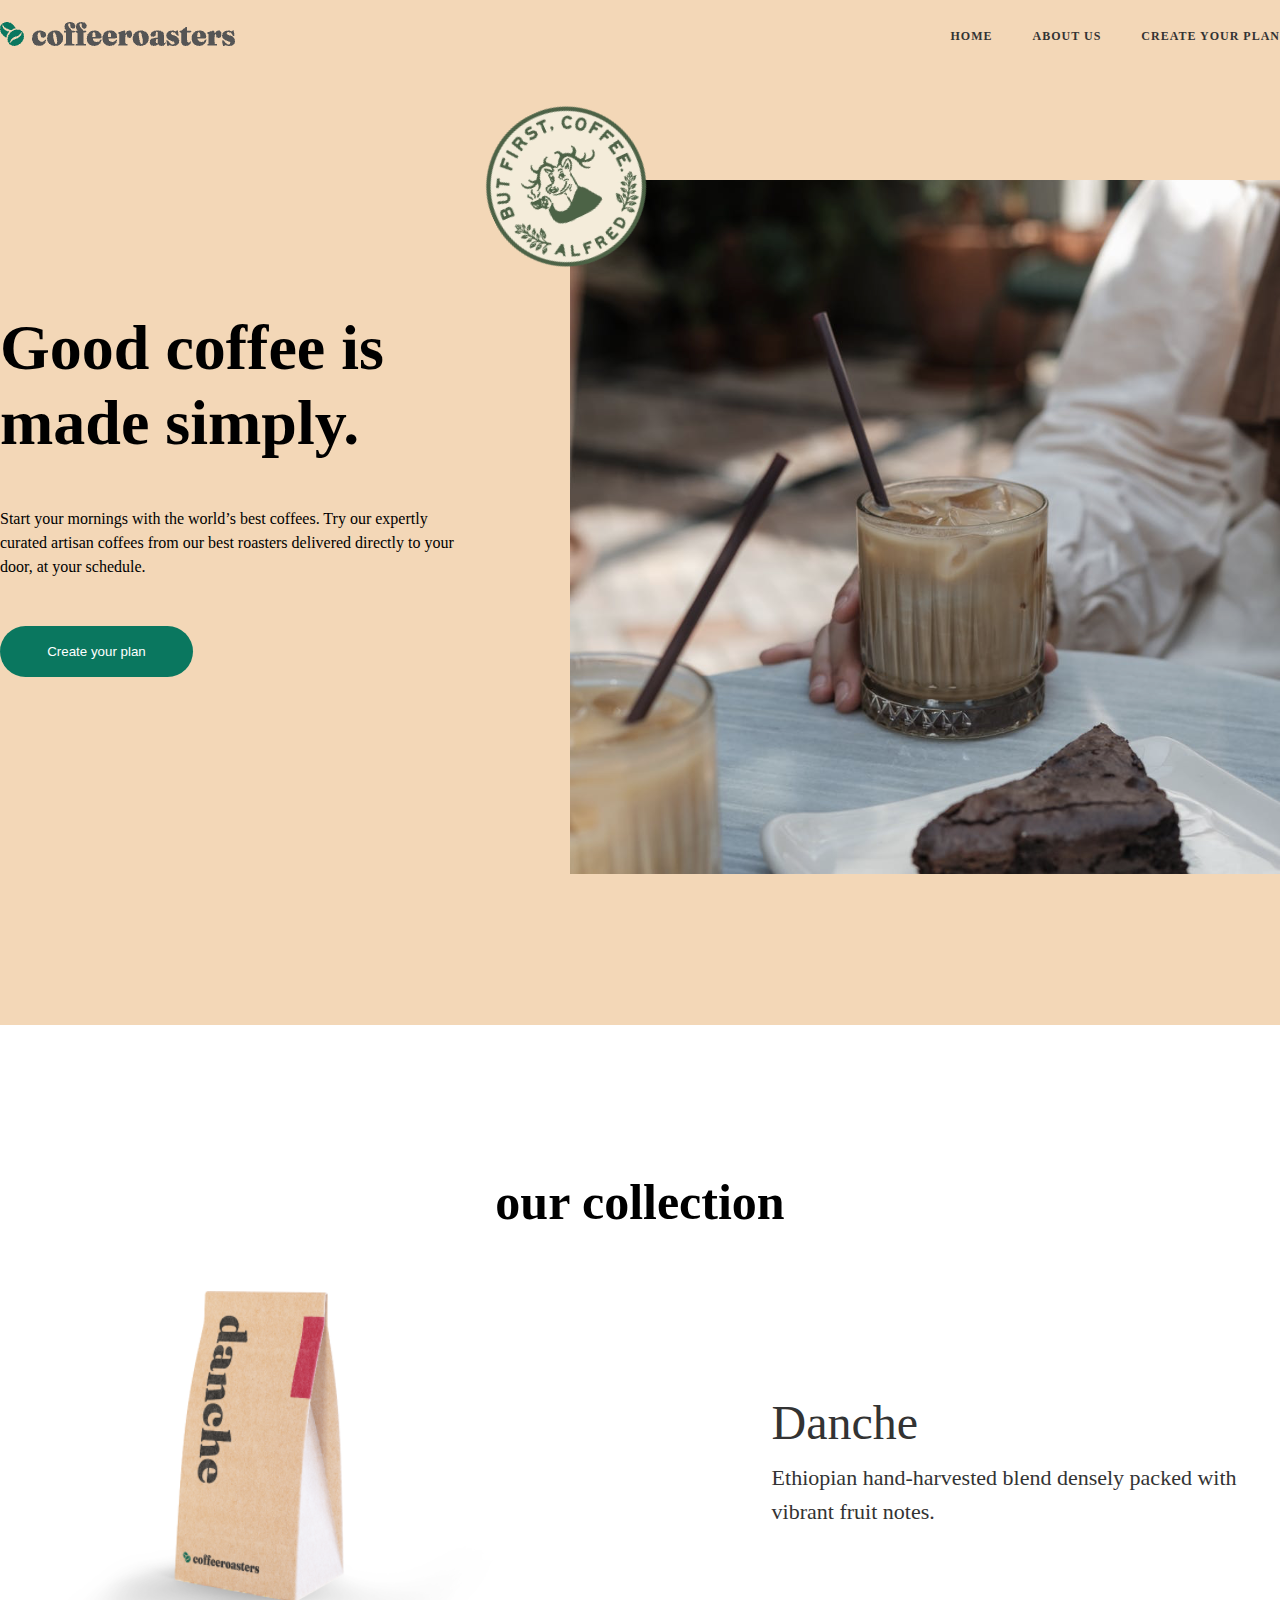
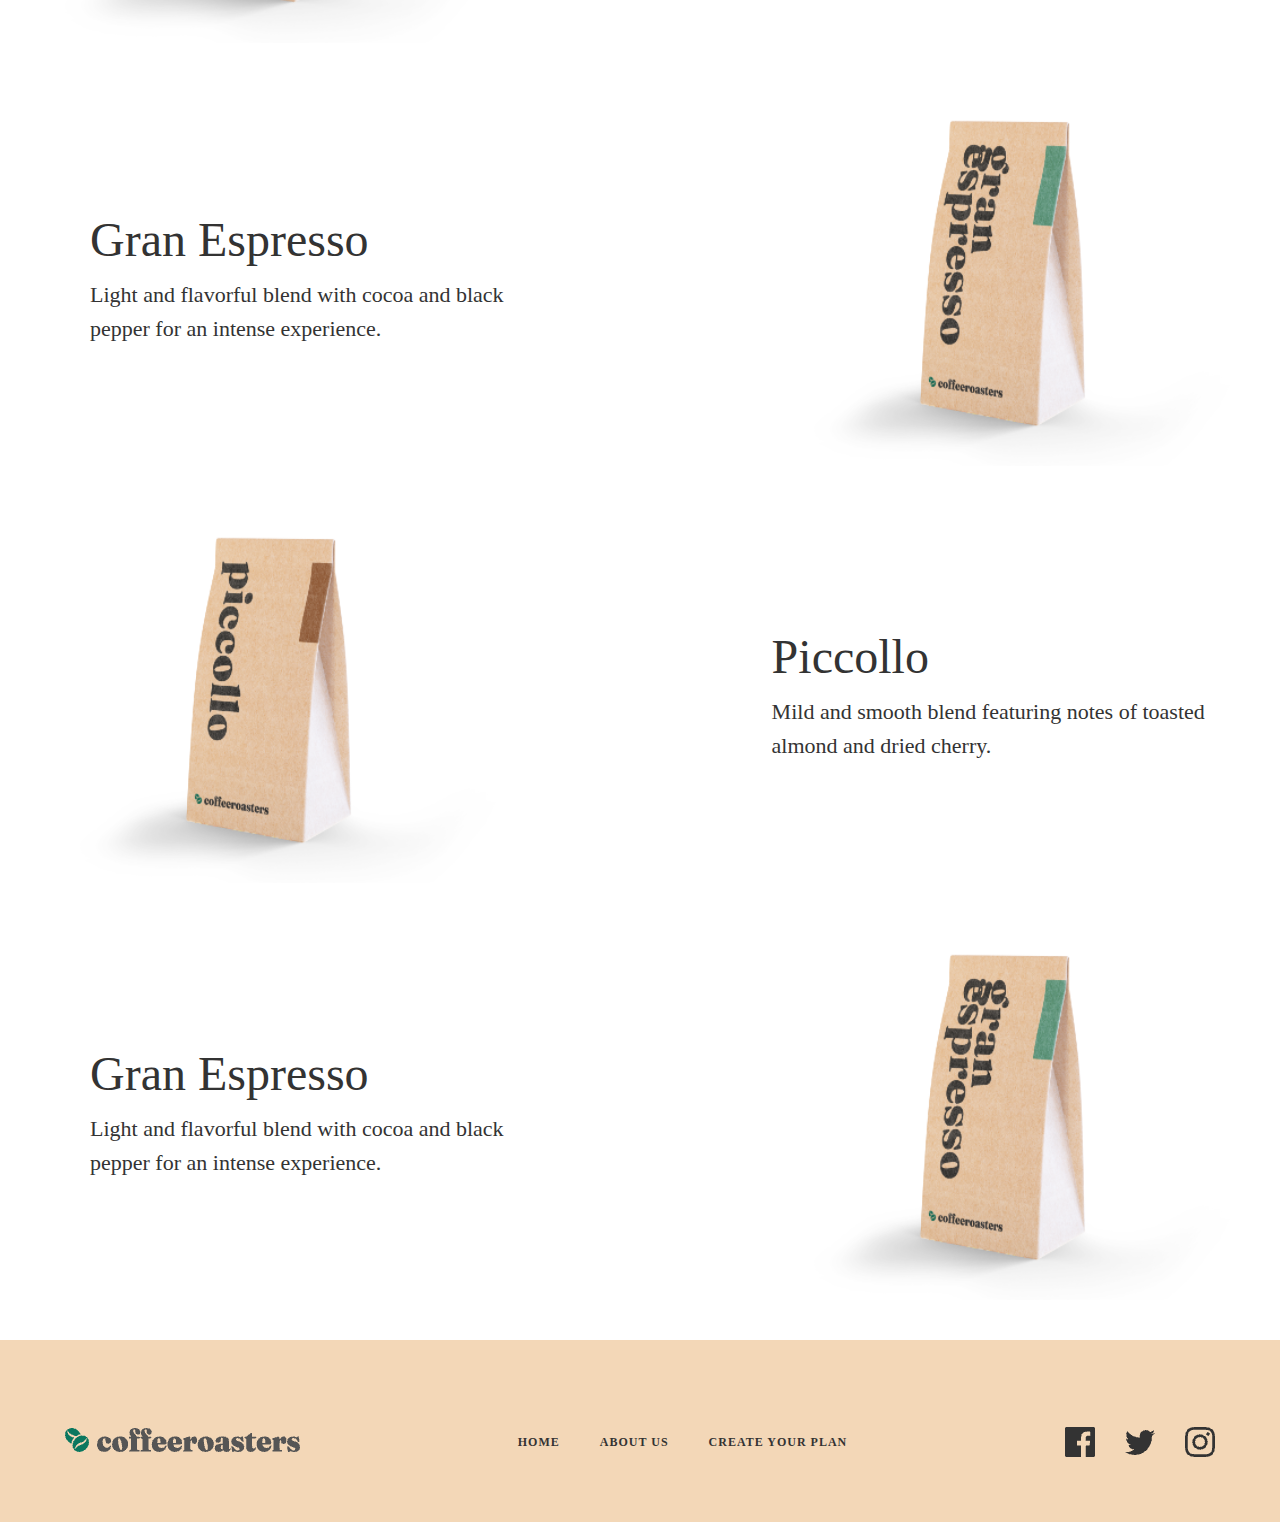
<file: index.html>
<!DOCTYPE html>
<html lang="en">
<head>
    <meta charset="UTF-8">
    <meta name="viewport" content="width=device-width, initial-scale=1.0">
    <title>Document</title>
    <link rel="stylesheet" href="./main.css">
</head>
<body>
   <div class="div">
    <header class="header">
        <div class="container">
            <nav class="nav">
                <a href="./index.html">
                    <img src="./Group 3614.png" alt="">
                </a>
                <ul class="ul_header">
                    <li class="li_header">
                        <a href="./index.html" class="a_header">HOME</a>
                    </li>
                    <li class="li_header">
                        <a href="./about.html" class="a_header">ABOUT US</a>
                    </li>
                    <li class="li_header">
                        <a href="" class="a_header">Create your plan</a>
                    </li>
                </ul>
            </nav>
        </div>
    </header>


    <main class="main">
        <section class="section">
            <div class="container">
                <div class="div_main">
                    <div class="ota_main">
                        <div class="bola_main">
                            <h2 class="h2">Good coffee 
                                is made simply.</h2>
                                <p class="p_main">Start your mornings with the world’s best coffees. Try our expertly curated artisan coffees from our best roasters delivered directly to your door, at your schedule.</p>
                                <button class="button">Create your plan</button>
                        </div>
                        <div class="bola_main1">
                            <img class="img_main1" src="./Rectangle 679.png" alt="">
                            <img class="img_main" src="./image 40.png" alt="">
                        </div>
                    </div>


                    <div class="ota_main1">
                        <h2 class="h2_main">our collection</h2>
                            <div class="bola_main2">
                                <img class="img_main2" src="./kopi4.png" alt="">
                                <div class="nevara_main">
                                    <h3 class="h3_main">Danche</h3>
                                    <p class="p_main1">Ethiopian hand-harvested blend densely packed with vibrant fruit notes.</p>
                                </div>
                            </div>
                            <div class="bola_main2">
                                <div class="nevara_main1">
                                    <h3 class="h3_main">Gran Espresso</h3>
                                    <p class="p_main1">Light and flavorful blend with cocoa and black pepper for an intense experience.</p>
                                </div>
                                <img class="img_main2" src="./kopi1 copy.png" alt="">
                                
                            </div>
                            <div class="bola_main2">
                                <img class="img_main2" src="./kopi3.png" alt="">
                                <div class="nevara_main">
                                    <h3 class="h3_main">Piccollo</h3>
                                    <p class="p_main1">Mild and smooth blend featuring notes of toasted almond and dried cherry.</p>
                                </div>
                            </div>
                             <div class="bola_main2">
                                <div class="nevara_main1">
                                    <h3 class="h3_main">Gran Espresso</h3>
                                    <p class="p_main1">Light and flavorful blend with cocoa and black pepper for an intense experience.</p>
                                </div>
                                <img class="img_main2" src="./kopi1 copy.png" alt="">
                                
                            </div>
                    </div>

                </div>
            </div>
        </section>
    </main>
    <footer>
        <div class="container">
            <nav class="nav">
                <a href="./index.html">
                    <img src="./Group 3614.png" alt="">
                </a>
                <ul class="ul_header">
                    <li class="li_header">
                        <a href="" class="a_header">HOME</a>
                    </li>
                    <li class="li_header">
                        <a href="" class="a_header">ABOUT US</a>
                    </li>
                    <li class="li_header">
                        <a href="" class="a_header">Create your plan</a>
                    </li>
                </ul>
                <div class="footer_img_div">
                    <img src="./Path.png" alt="">
                    <img src="./Path (1).png" alt="">
                    <img src="./Shape.png" alt="">
                </div>
            </nav>
        </div>
    </footer>
   </div>
</body>
</html>
</file>
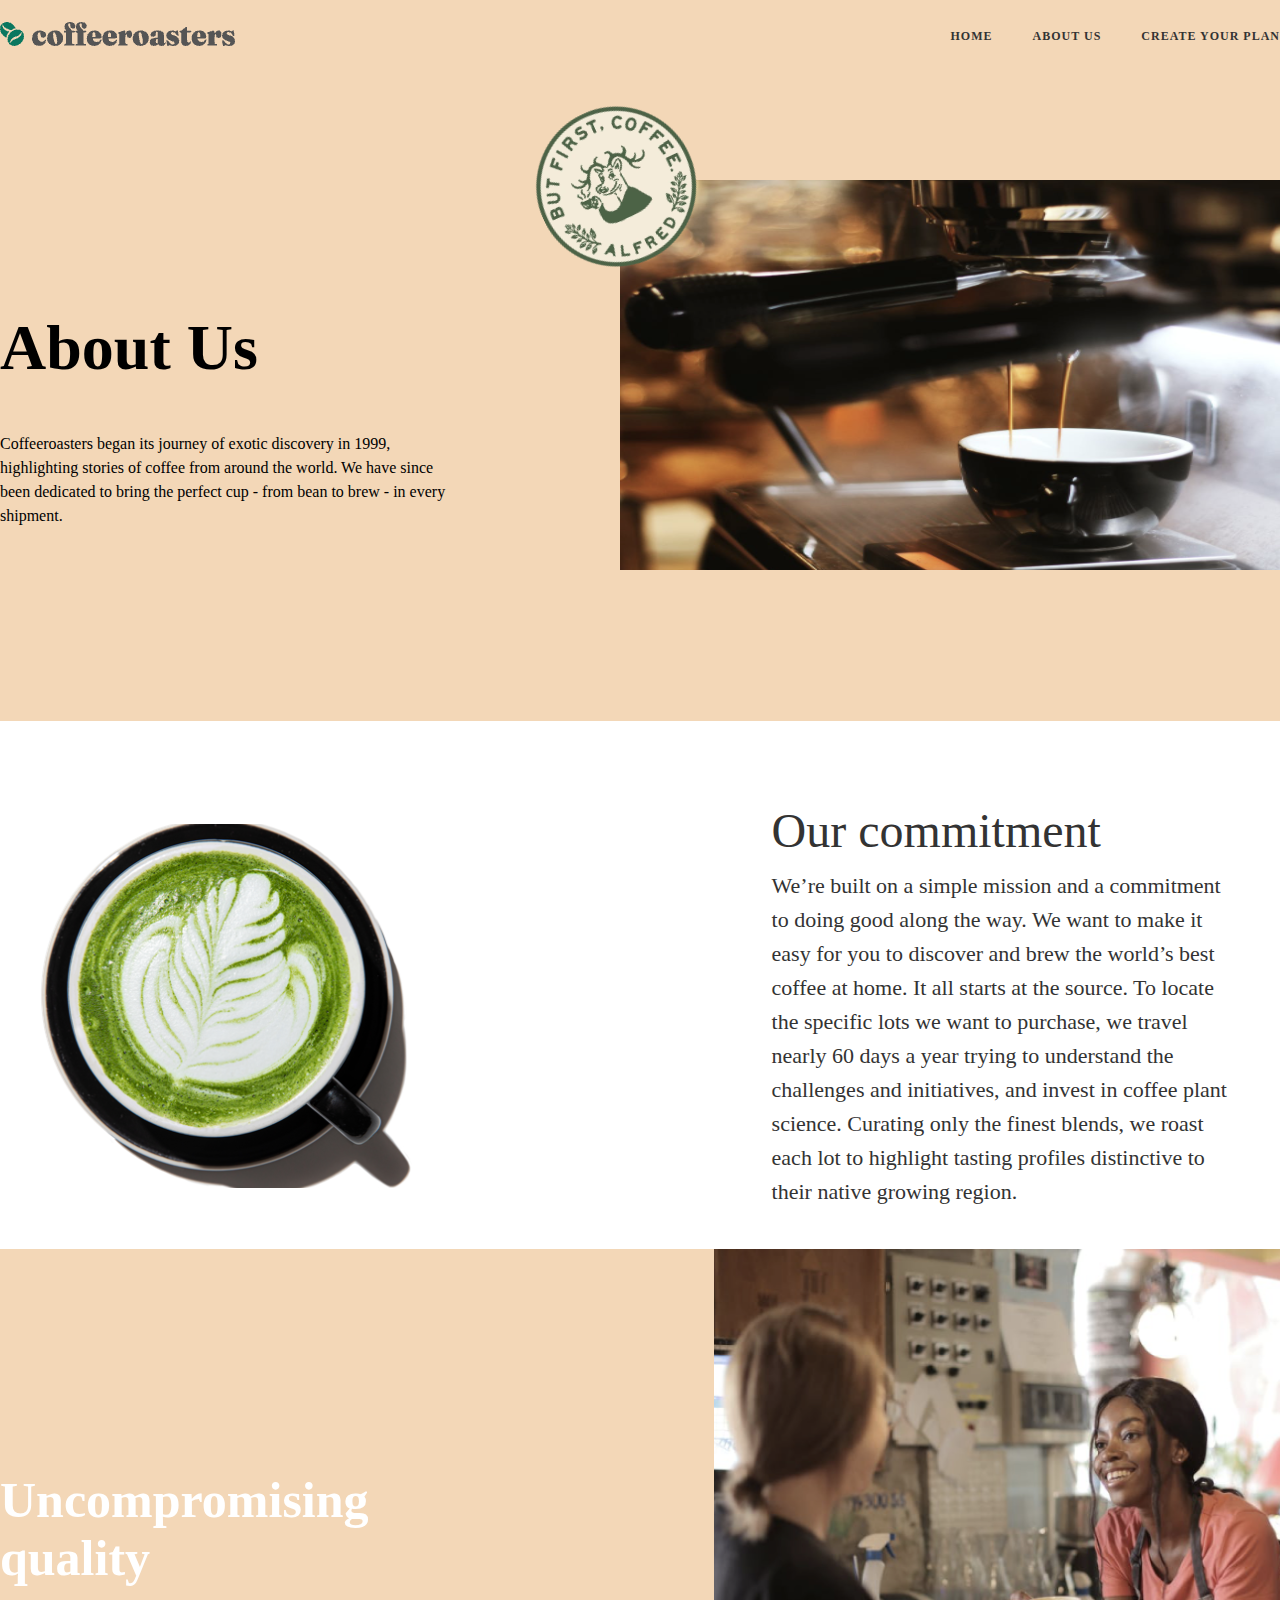
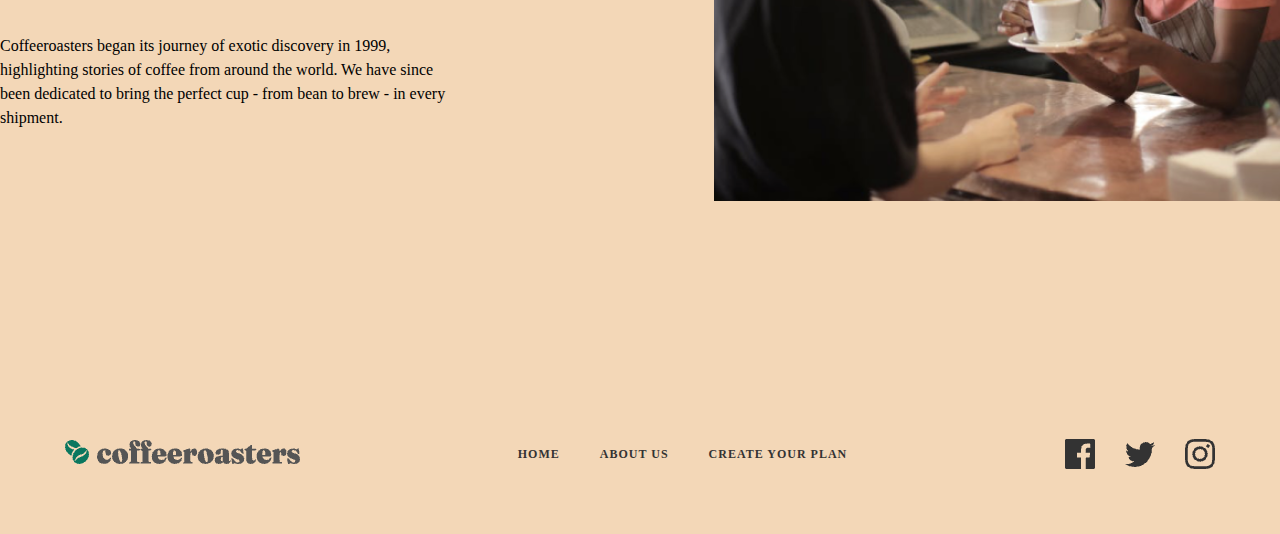
<file: about.html>
<!DOCTYPE html>
<html lang="en">
<head>
    <meta charset="UTF-8">
    <meta name="viewport" content="width=device-width, initial-scale=1.0">
    <title>Document</title>
    <link rel="stylesheet" href="./main.css">
</head>
<body>
    <div class="div">
        <header class="header">
            <div class="container">
                <nav class="nav">
                    <a href="./index.html">
                        <img src="./Group 3614.png" alt="">
                    </a>
                    <ul class="ul_header">
                        <li class="li_header">
                            <a href="./index.html" class="a_header">HOME</a>
                        </li>
                        <li class="li_header">
                            <a href="" class="a_header">ABOUT US</a>
                        </li>
                        <li class="li_header">
                            <a href="" class="a_header">Create your plan</a>
                        </li>
                    </ul>
                </nav>
            </div>
        </header>
        <main class="main">
            <section class="section">
                <div class="container">
                    <div class="ota_main">
                        <div class="bola_main">
                            <h2 class="h2">About Us </h2>
                                
                                <p class="p_main">Coffeeroasters began its journey of exotic discovery in 1999, highlighting stories of coffee from around the world. We have since been dedicated to bring the perfect cup - from bean to brew - in every shipment.</p>
                                
                        </div>
                        <div class="bola_main1">
                            <img class="img_main1" src="./Rectangle 679 (1).png" alt="">
                            <img class="img_main" src="./image 40.png" alt="">
                        </div>

                    </div>
                    <div class="ota_main1">
                        
                            <div class="bola_main2">
                                <img class="img_main2" src="./cup-6 1.png" alt="">
                                <div class="nevara_main">
                                    <h3 class="h3_main">Our commitment</h3>
                                    <p class="p_main1">We’re built on a simple mission and a commitment to doing good along the way. We want to make it easy for you to discover and brew the world’s best coffee at home. It all starts at the source. To locate the specific lots we want to purchase, we travel nearly 60 days a year trying to understand the challenges and  initiatives, and invest in coffee plant science. Curating only the finest blends, we roast each lot to highlight tasting profiles distinctive to their native growing region.</p>
                                </div>
                            </div>
                            
                    </div>


                    <div class="ota_main2">
                        <div class="bola_main">
                            <h2 class="h2_1">Uncompromising quality </h2>
                                
                                <p class="p_main">Coffeeroasters began its journey of exotic discovery in 1999, highlighting stories of coffee from around the world. We have since been dedicated to bring the perfect cup - from bean to brew - in every shipment.</p>
                                
                        </div>
                        <div class="bola_main1">
                            <img class="img_main1" src="./Rectangle 681 (1).png" alt="">
                            
                        </div>
                    </div>
                </div>
            </section>
        </main>
        <footer>
            <div class="container">
                <nav class="nav">
                    <a href="./index.html">
                        <img src="./Group 3614.png" alt="">
                    </a>
                    <ul class="ul_header">
                        <li class="li_header">
                            <a href="" class="a_header">HOME</a>
                        </li>
                        <li class="li_header">
                            <a href="" class="a_header">ABOUT US</a>
                        </li>
                        <li class="li_header">
                            <a href="" class="a_header">Create your plan</a>
                        </li>
                    </ul>
                    <div class="footer_img_div">
                        <img src="./Path.png" alt="">
                        <img src="./Path (1).png" alt="">
                        <img src="./Shape.png" alt="">
                    </div>
                </nav>
            </div>
        </footer>
    </div>

</body>
</html>
</file>
<file: main.css>
*{
    padding: 0;
    margin: 0;
    box-sizing: border-box;
}
.div{
    background: rgb(243, 215, 183);
}
.nav{
    display: flex;
    justify-content: space-between;
    align-items: center;
    padding-top: 22px;
}
.container{
    margin: 0 auto;
    max-width: 1316px;
    width: 100%;
}
.ul_header{
    display: flex;
    gap: 40px;
}
.li_header{
    color: rgb(51, 51, 51);
font-family: Roboto;
font-size: 12px;
font-weight: 700;
line-height: 14px;
letter-spacing: 1px;
text-align: left;
text-transform: uppercase;
list-style: none;
}
.a_header{
    text-decoration: none;
    color: rgb(51, 51, 51);
    font-family: Roboto;
    font-size: 12px;
    font-weight: 700;
    line-height: 14px;
    letter-spacing: 1px;
    text-align: left;
    text-transform: uppercase;  
}
.h2{
    color: rgb(0, 0, 0);
font-family: Roboto;
font-size: 64px;
font-weight: 700;
line-height: 75px;
letter-spacing: 0px;
text-align: left;
width: 447px;
flex-wrap: wrap;
margin-top: 130px;
}
.main{
    margin-top: 130px;
    
}
.p_main{
    color: rgb(0, 0, 0);
font-family: Roboto;
font-size: 16px;
font-weight: 400;
line-height: 24px;
letter-spacing: 0px;
text-align: left;
width: 464px;
flex-wrap: wrap;
margin-top: 47px;
}
.button{
    width: 193px;
height: 51px;
display: flex;
margin-top: 47px;
gap: 10;
padding: 16px 24px 16px 24px;
justify-content: center;
align-items: center;
gap: 10;
border-radius: 100px;
border: none;
background: rgb(10, 119, 95);
color: white;
}
.img_main1{
    /* width: 700px;
    height: 690px; */
    margin-bottom: 147px;
}
.ota_main{
    
    display: flex;
    justify-content: space-between;
}
.bola_main1{
    position: relative;
}
.img_main{
    position: absolute;
    top: -100px;
    left: -110px; 
    animation-name: img_main;
    transform: rotate(0);
    animation-iteration-count: infinite;
    /* animation-timing-function: linear; */
    animation-duration: 2s;
}
@keyframes img_main {
   0%{
    transform: rotate(0);
   }
   100%{
    transform: rotate(360deg);
   }
}
.ota_main1{
    background-color: #fff;
    padding: 40px;
}
.h2_main{
    color: rgb(0, 0, 0);
font-family: Roboto;
font-size: 50px;
font-weight: 700;
line-height: 59px;
letter-spacing: 0px;
text-align: center;
margin-top: 108px;
}
.h3_main{
    color: rgb(51, 51, 51);
font-family: Roboto;
font-size: 48px;
font-weight: 500;
line-height: 56px;
letter-spacing: 0px;
text-align: left;
}
.p_main1{
    color: rgb(51, 51, 51);
font-family: Roboto;
font-size: 22px;
font-weight: 400;
line-height: 34px;
letter-spacing: 0px;
text-align: left;
width: 468.41px;
flex-wrap: wrap;
margin-top: 10px;
}
.bola_main2{
    display: flex;
    justify-content: space-between;
    align-items: center;
    margin-top: 42px;
}
.img_main2{
    transition: 0.9s ease-in-out;
}
.img_main2:hover{
    
    transform: scale(1.5);
}

.nevara_main1{
    margin-left: 50px;
}
footer{
    padding: 65px;
}
.footer_img_div{
    display: flex;
    align-items: center;
    gap: 30px;
}
.ota_main2{
    display: flex;
    justify-content: space-between;
    align-items: center;
}
.h2_1{
    color: white;
    font-weight: 700;
    font-size: 50px;
    width: 397px;
    flex-wrap: wrap;
}
</file>
